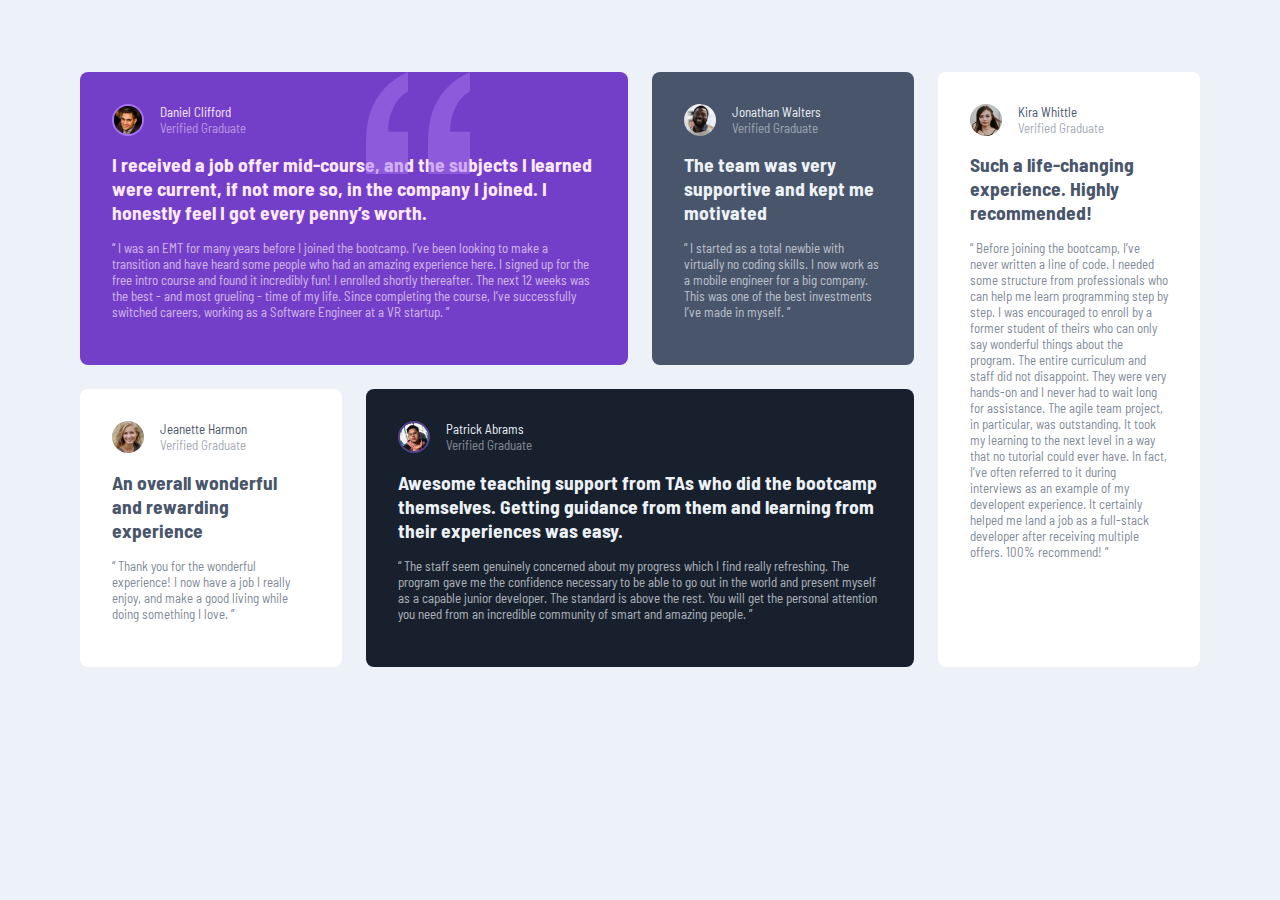
<file: index.html>
<!DOCTYPE html>
<html lang="en">
  <head>
    <meta charset="UTF-8" />
    <meta name="viewport" content="width=device-width, initial-scale=1.0" />
    <title>Frontend Mentor | [Challenge Name Here]</title>
    <link rel="stylesheet" href="style.css" />
    <link rel="preconnect" href="https://fonts.googleapis.com" />
    <link rel="preconnect" href="https://fonts.gstatic.com" crossorigin />
    <link
      href="https://fonts.googleapis.com/css2?family=Barlow+Semi+Condensed:ital,wght@0,100;0,200;0,300;0,400;0,500;0,600;0,700;0,800;0,900;1,100;1,200;1,300;1,400;1,500;1,600;1,700;1,800;1,900&display=swap"
      rel="stylesheet"
    />
  </head>
  <body>
    <div class="container">
      <div class="box box-1">
        <img class="profile"
          src="/testimonials-grid-section-main/images/image-daniel.jpg"
          alt="image-daniel"
        />
        <span class="name">Daniel Clifford</span>
        <br />
        <span class="graduate">Verified Graduate</span>
        <img class="svg" src="/testimonials-grid-section-main/images/bg-pattern-quotation.svg" alt="svg">
        <h2>
          I received a job offer mid-course, and the subjects I learned were
          current, if not more so, in the company I joined. I honestly feel I
          got every penny’s worth.
        </h2>
        <p class="quotation">
          “ I was an EMT for many years before I joined the bootcamp. I’ve been
          looking to make a transition and have heard some people who had an
          amazing experience here. I signed up for the free intro course and
          found it incredibly fun! I enrolled shortly thereafter. The next 12
          weeks was the best - and most grueling - time of my life. Since
          completing the course, I’ve successfully switched careers, working as
          a Software Engineer at a VR startup. ”
        </p>
      </div>
      <div class="box box-2">
        <img class="profile"
          src="/testimonials-grid-section-main/images/image-jonathan.jpg"
          alt="image-jonathan"
        />
        <span class="name">Jonathan Walters</span>
        <br />
        <span class="graduate">Verified Graduate</span>
        <h2>
          The team was very supportive and kept me motivated
        </h2>
        <p class="quotation">
          “ I started as a total newbie with virtually no coding skills. I now work as a mobile engineer 
          for a big company. This was one of the best investments I’ve made in myself. ”
        </p>
      </div>
      <div class="box box-3">
        <img class="profile"
          src="/testimonials-grid-section-main/images/image-jeanette.jpg"
          alt="image-jeanette"
        />
        <span class="name">Jeanette Harmon</span>
        <br />
        <span class="graduate">Verified Graduate</span>
        <h2>
          An overall wonderful and rewarding experience
        </h2>
        <p class="quotation">
          “ Thank you for the wonderful experience! I now have a job I really enjoy, and make a good living 
          while doing something I love. ”
        </p>
      </div>
      <div class="box box-4">
        <img class="profile"
          src="/testimonials-grid-section-main/images/image-patrick.jpg"
          alt="image-patrick"
        />
        <span class="name"> Patrick Abrams</span>
        <br />
        <span class="graduate">Verified Graduate</span>
        <h2>
          Awesome teaching support from TAs who did the bootcamp themselves. Getting guidance from them and 
        learning from their experiences was easy.
        </h2>
        <p class="quotation">
          “ The staff seem genuinely concerned about my progress which I find really refreshing. The program 
          gave me the confidence necessary to be able to go out in the world and present myself as a capable 
          junior developer. The standard is above the rest. You will get the personal attention you need from 
          an incredible community of smart and amazing people. ”
        </p>
      </div>
      <div class="box box-5">
        <img class="profile"
          src="/testimonials-grid-section-main/images/image-kira.jpg"
          alt="image-kira"
        />
        <span class="name">Kira Whittle</span>
        <br />
        <span class="graduate">Verified Graduate</span>
        
        <h2>
          Such a life-changing experience. Highly recommended!
        </h2>
        <p class="quotation">
          “ Before joining the bootcamp, I’ve never written a line of code. I needed some structure from 
          professionals who can help me learn programming step by step. I was encouraged to enroll by a former 
          student of theirs who can only say wonderful things about the program. The entire curriculum and staff 
          did not disappoint. They were very hands-on and I never had to wait long for assistance. The agile team 
          project, in particular, was outstanding. It took my learning to the next level in a way that no tutorial 
          could ever have. In fact, I’ve often referred to it during interviews as an example of my developent 
          experience. It certainly helped me land a job as a full-stack developer after receiving multiple offers. 
          100% recommend! ”
        </p>
      </div>
    </div>
  </body>
</html>
</file>
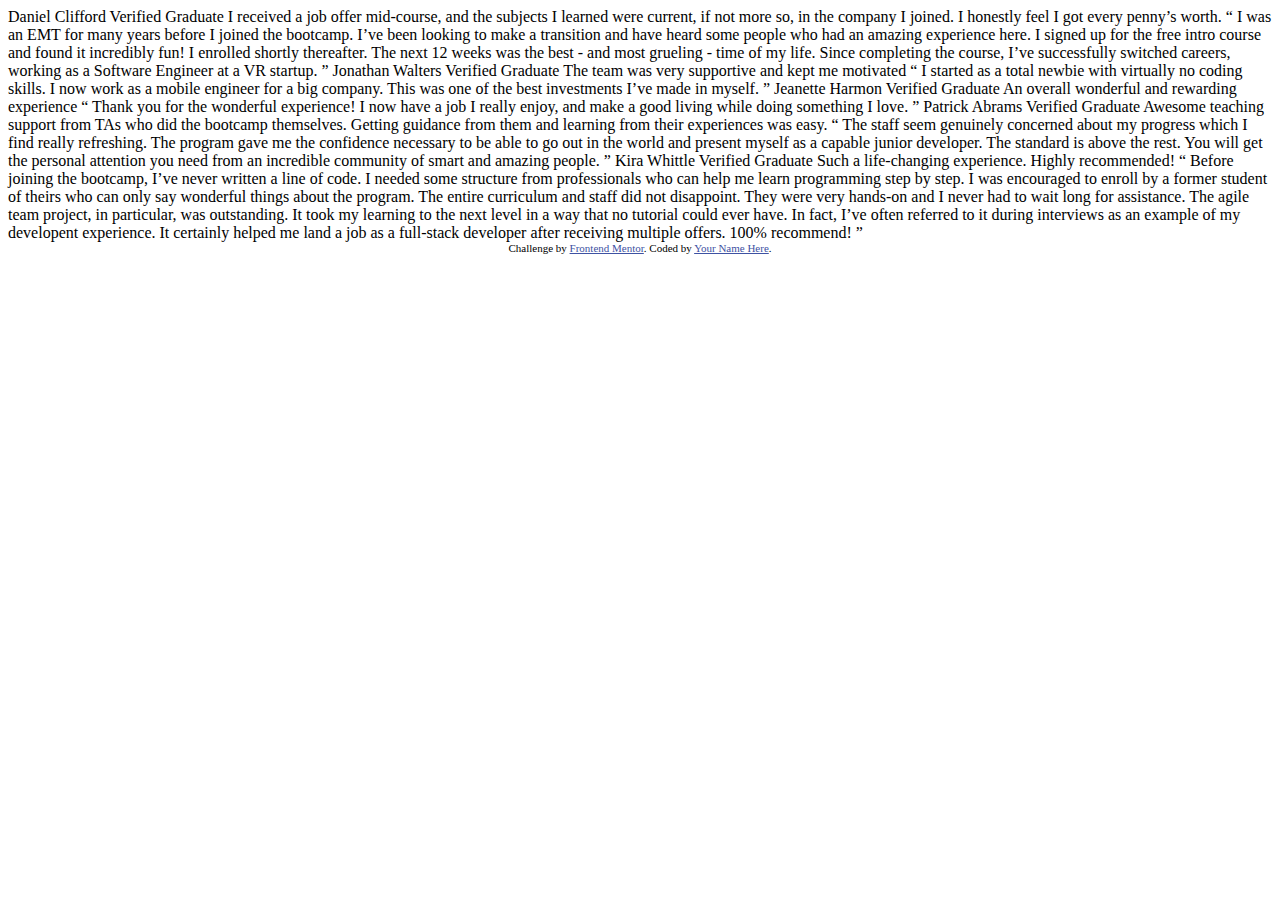
<file: testimonials-grid-section-main/index.html>
<!DOCTYPE html>
<html lang="en">
<head>
  <meta charset="UTF-8">
  <meta name="viewport" content="width=device-width, initial-scale=1.0"> <!-- displays site properly based on user's device -->

  <link rel="icon" type="image/png" sizes="32x32" href="./images/favicon-32x32.png">
  
  <title>Frontend Mentor | [Challenge Name Here]</title>

  <!-- Feel free to remove these styles or customise in your own stylesheet 👍 -->
  <style>
    .attribution { font-size: 11px; text-align: center; }
    .attribution a { color: hsl(228, 45%, 44%); }
  </style>
</head>
<body>
  Daniel Clifford
  Verified Graduate
 
  I received a job offer mid-course, and the subjects I learned were current, if not more so, 
  in the company I joined. I honestly feel I got every penny’s worth.

  “ I was an EMT for many years before I joined the bootcamp. I’ve been looking to make a 
  transition and have heard some people who had an amazing experience here. I signed up 
  for the free intro course and found it incredibly fun! I enrolled shortly thereafter. 
  The next 12 weeks was the best - and most grueling - time of my life. Since completing 
  the course, I’ve successfully switched careers, working as a Software Engineer at a VR startup. ”

  Jonathan Walters
  Verified Graduate

  The team was very supportive and kept me motivated

  “ I started as a total newbie with virtually no coding skills. I now work as a mobile engineer 
  for a big company. This was one of the best investments I’ve made in myself. ”

  Jeanette Harmon
  Verified Graduate

  An overall wonderful and rewarding experience

  “ Thank you for the wonderful experience! I now have a job I really enjoy, and make a good living 
  while doing something I love. ”

  Patrick Abrams
  Verified Graduate

  Awesome teaching support from TAs who did the bootcamp themselves. Getting guidance from them and 
  learning from their experiences was easy.

  “ The staff seem genuinely concerned about my progress which I find really refreshing. The program 
  gave me the confidence necessary to be able to go out in the world and present myself as a capable 
  junior developer. The standard is above the rest. You will get the personal attention you need from 
  an incredible community of smart and amazing people. ”

  Kira Whittle
  Verified Graduate

  Such a life-changing experience. Highly recommended!

  “ Before joining the bootcamp, I’ve never written a line of code. I needed some structure from 
  professionals who can help me learn programming step by step. I was encouraged to enroll by a former 
  student of theirs who can only say wonderful things about the program. The entire curriculum and staff 
  did not disappoint. They were very hands-on and I never had to wait long for assistance. The agile team 
  project, in particular, was outstanding. It took my learning to the next level in a way that no tutorial 
  could ever have. In fact, I’ve often referred to it during interviews as an example of my developent 
  experience. It certainly helped me land a job as a full-stack developer after receiving multiple offers. 
  100% recommend! ”
  
  <div class="attribution">
    Challenge by <a href="https://www.frontendmentor.io?ref=challenge" target="_blank">Frontend Mentor</a>. 
    Coded by <a href="#">Your Name Here</a>.
  </div>
</body>
</html>
</file>
<file: style.css>
*{
    box-sizing: border-box;
}
body{
    margin: 0;
    background-color: #EDF2F8;
    font-size: 13px;
    font-family: "Barlow Semi Condensed", sans-serif;
    
}

.container{
    display: grid;
    padding-block: 4.5rem;
    padding-inline: 2.5rem;
    max-width: 1200px;
    margin-inline: auto;
    gap: 1.5rem;
}
.box{
    max-width: 300px;
    margin-inline: auto;
    padding: 2rem;
    border-radius: 8px;
}
.box-1{
    background-color: #733FC8;
    position: relative;
}
.box-1 .profile{
    border-radius: 100%;
    border: solid 2px #A775F2;
    width: 2rem;
    float: left;
    margin-right: 1rem;
}
.svg{
    margin-top: -48px;
    margin-left: 24px;
    position: absolute;
    opacity: 0.5;
}
.box-1 .name ,
.box-1 h2 ,
.box-1 .quotation ,
.box-1 .graduate{

    color: #FFE9FF;
}
.graduate{
    opacity: 0.5;
}
.quotation{
    opacity: 0.7;
}
.box-2{
    background-color:#49556B ;
}
.box-2 .name ,
.box-2 h2 ,.box-2 .quotation ,.box-2 .graduate{
    color: hsl(210, 46%, 95%);
}
.box-2 .profile{
    border-radius: 100%;
    width: 2rem;
    float: left;
    margin-right: 1rem;
}
.box-3{
    background-color:white ;
}
.box-3 .name ,
.box-3 h2 ,.box-3 .quotation ,.box-3 .graduate{
    color: #49556B;
}
.box-3 .profile{
    border-radius: 100%;
    width: 2rem;
    float: left;
    margin-right: 1rem;
}
.box-4{
    background-color: #18202D;
}
.box-4 .name ,
.box-4 h2 ,.box-4 .quotation ,.box-4 .graduate{

    color: hsl(210, 46%, 95%);
}
.box-4 .profile{
    border-radius: 100%;
    border: solid 2px #50428B;
    width: 2rem;
    float: left;
    margin-right: 1rem;
}
.box-5{
    background-color:white ;
}
.box-5 .name ,
.box-5 h2 ,.box-5 .quotation ,.box-5 .graduate{
    color: #49556B;
}
.box-5 .profile{
    border-radius: 100%;
    width: 2rem;
    float: left;
    margin-right: 1rem;
}
/* for desktop */
@media (min-width:900px){
    .container{
        grid-template-columns: repeat(4 , 1fr);
    }
    .svg{
        margin-left: 120px;
    }
    .box{
        max-width:unset ;
        
    }
    .box-1,.box-4{
        grid-column: span 2;
    }
    .box-5{
        grid-row: 1/3;
        grid-column-start: 4;
    }
}
</file>
